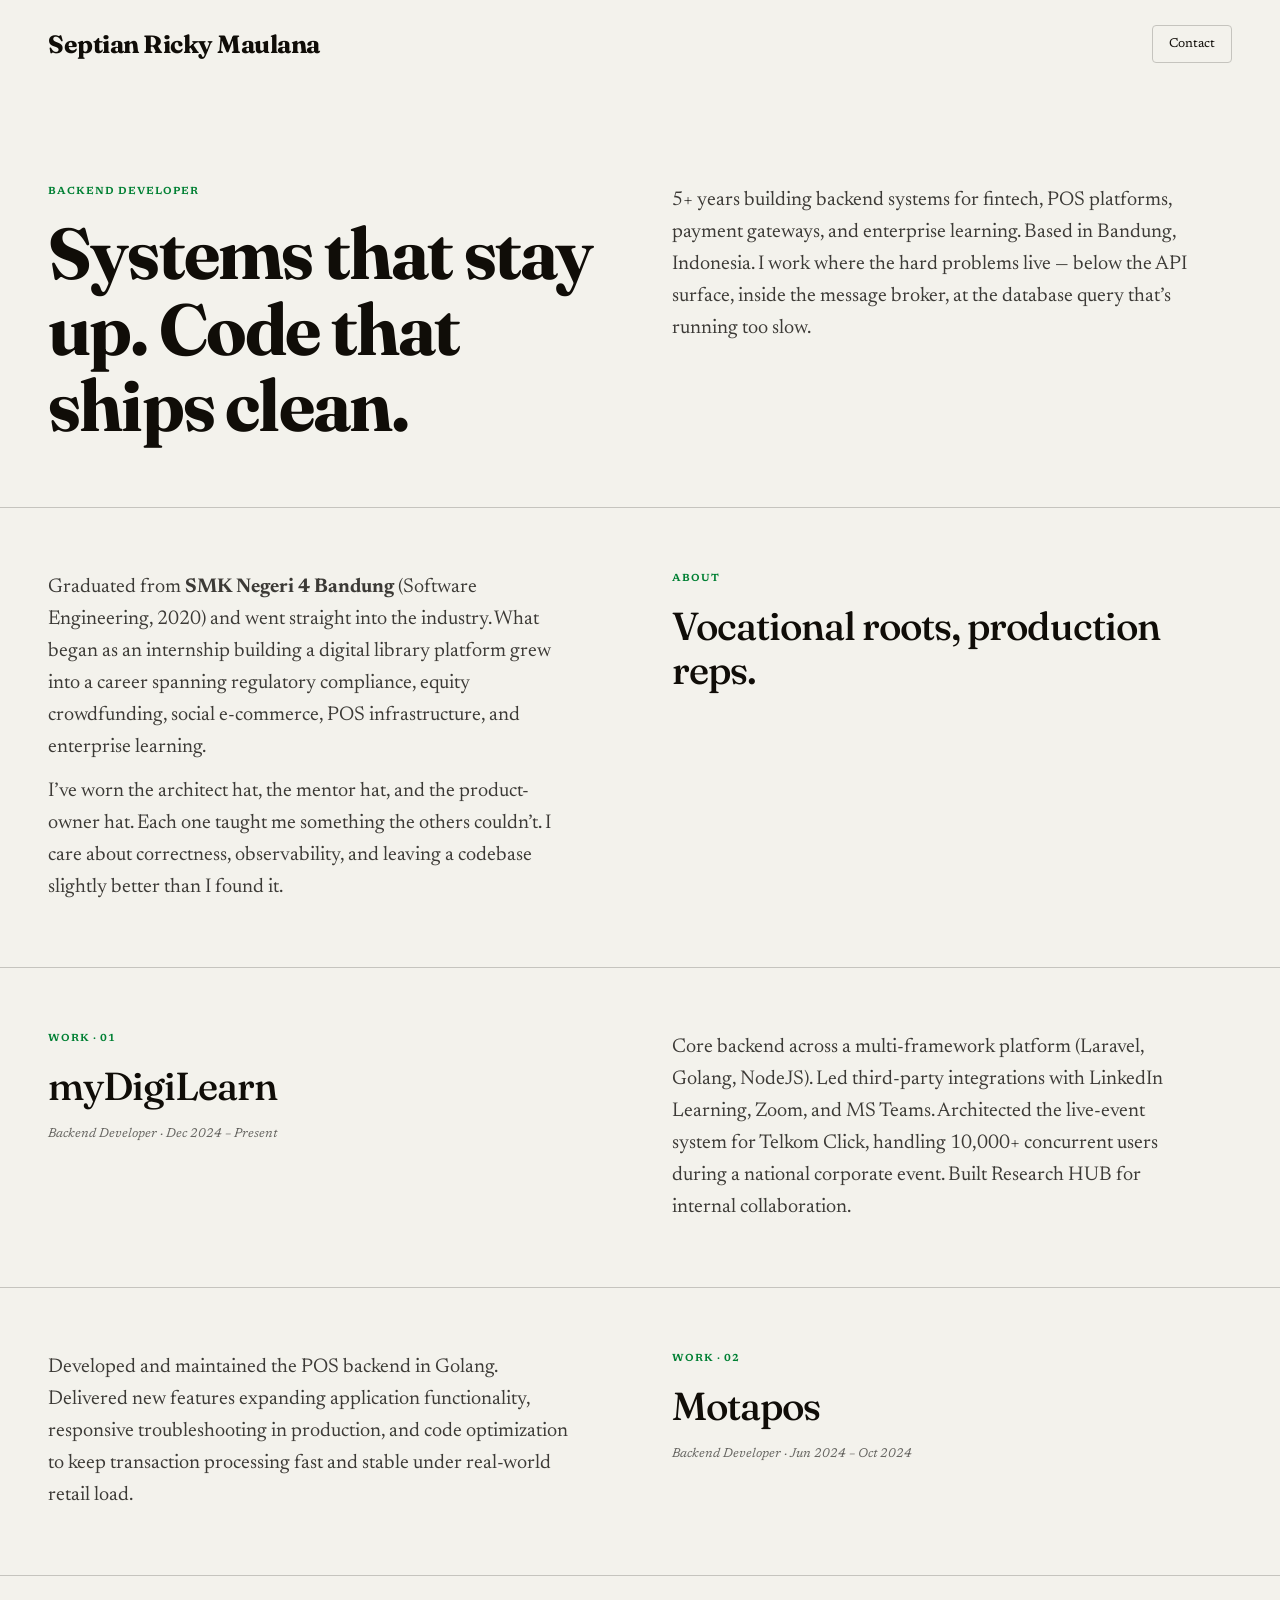
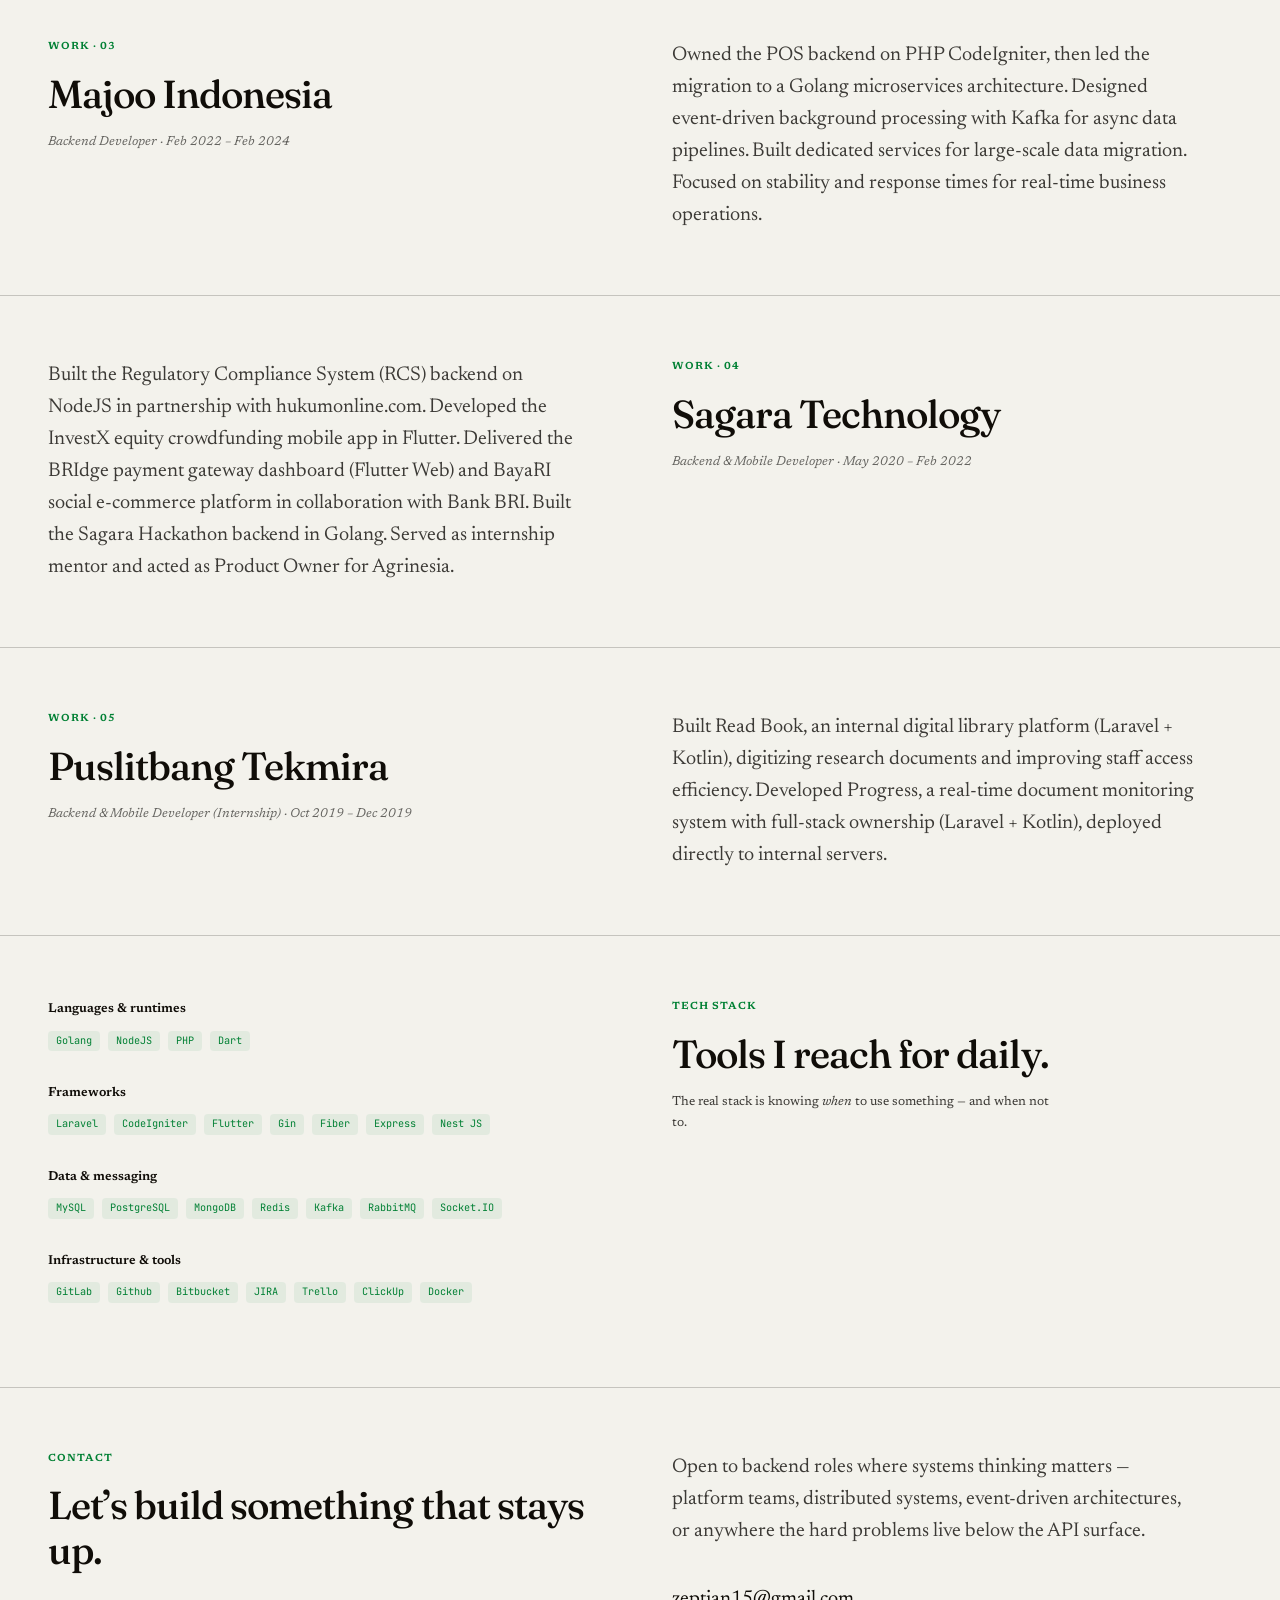
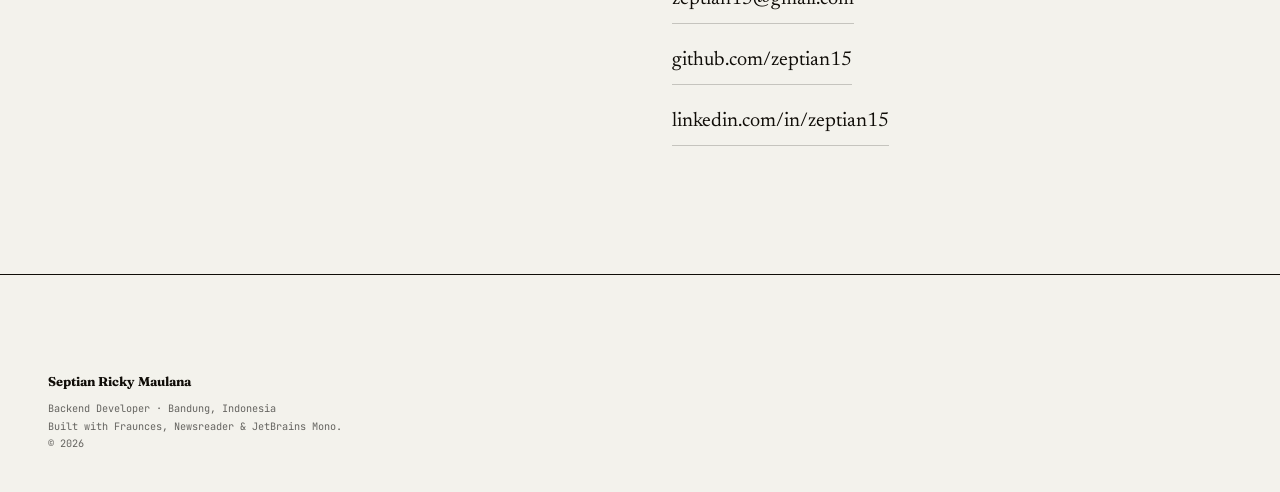
<file: index.html>
<!doctype html>
<html lang="en">
  <head>
    <meta charset="UTF-8" />
    <meta
      name="viewport"
      content="width=device-width, initial-scale=1, viewport-fit=cover"
    />
    <title>Septian Ricky Maulana · Backend Developer</title>
    <link rel="preconnect" href="https://fonts.googleapis.com" />
    <link rel="preconnect" href="https://fonts.gstatic.com" crossorigin />
    <link
      href="https://fonts.googleapis.com/css2?family=Fraunces:opsz,wght@9..144,500;9..144,700&family=Newsreader:opsz,wght@6..72,400&family=JetBrains+Mono:wght@400&display=swap"
      rel="stylesheet"
    />
    <style>
      /* Hallmark · pre-emit critique: P5 H4 E5 S5 R4 V5 */
      /* Hallmark · macrostructure: Split Studio · tone: editorial · anchor hue: 150 (forest green) */
      /* Hallmark · genre: editorial · theme: Studio · enrichment: none · nav: N9 · footer: Ft4 */
      /* Hallmark · contrast: pass (40–41) · honest: pass (46) · chrome: pass (47) · tokens: pass (48) · responsive: pass (49) · mobile: pass (34, 49, 50–57) */
      /* Data source: cv.pdf · populated 2026-07-18 */
      /* Diversification: differs from Long Document+Cobalt on macrostructure, display style, accent hue, nav, footer */

      /* ── Tokens ── */
      :root {
        /* Color — Studio (editorial, forest-green accent) */
        --color-paper: oklch(96% 0.008 95);
        --color-paper-2: oklch(92% 0.01 95);
        --color-rule: oklch(82% 0.008 95);
        --color-neutral: oklch(50% 0.006 90);
        --color-muted: oklch(35% 0.008 85);
        --color-ink: oklch(16% 0.012 80);
        --color-accent: oklch(52% 0.155 150);
        --color-accent-soft: oklch(52% 0.155 150 / 0.07);
        --color-focus: oklch(58% 0.155 150);

        /* Typography */
        --font-display: "Fraunces", ui-serif, Georgia, serif;
        --font-body: "Newsreader", ui-serif, Georgia, serif;
        --font-outlier: "JetBrains Mono", ui-monospace, monospace;

        /* Scale — major third (1.25) */
        --text-xs: 0.64rem;
        --text-sm: 0.8rem;
        --text-base: 1rem;
        --text-md: 1.25rem;
        --text-lg: 1.5625rem;
        --text-xl: 1.9531rem;
        --text-2xl: 2.4414rem;
        --text-3xl: 3.0518rem;
        --text-display: clamp(2.5rem, 5vw + 0.5rem, 4.5rem);

        /* Spacing — 4pt scale */
        --space-3xs: 0.125rem;
        --space-2xs: 0.25rem;
        --space-xs: 0.5rem;
        --space-sm: 0.75rem;
        --space-md: 1rem;
        --space-lg: 1.5rem;
        --space-xl: 2.5rem;
        --space-2xl: 4rem;
        --space-3xl: 6rem;

        /* Radii */
        --radius-sm: 4px;
        --radius-md: 6px;
        --radius-pill: 999px;

        /* Rules */
        --rule-hair: 0.5px;
        --rule-thin: 1px;

        /* Easings */
        --ease-out: cubic-bezier(0.16, 1, 0.3, 1);
        --ease-in: cubic-bezier(0.7, 0, 0.84, 0);
        --ease-in-out: cubic-bezier(0.65, 0, 0.35, 1);

        /* Durations */
        --dur-micro: 120ms;
        --dur-short: 220ms;
        --dur-long: 420ms;

        /* Page gutter */
        --page-gutter: clamp(1.5rem, 4vw, 3rem);
      }

      /* ── Reset ── */
      *,
      *::before,
      *::after {
        box-sizing: border-box;
        margin: 0;
        padding: 0;
      }
      html {
        overflow-x: clip;
      }
      body {
        overflow-x: clip;
      }

      /* ── Base ── */
      body {
        font-family: var(--font-body);
        font-size: var(--text-base);
        line-height: 1.6;
        color: var(--color-ink);
        background: var(--color-paper);
        -webkit-font-smoothing: antialiased;
        -moz-osx-font-smoothing: grayscale;
      }

      /* ── N9 Edge-aligned minimal nav ── */
      .nav-edge {
        display: flex;
        justify-content: space-between;
        align-items: center;
        padding: var(--space-lg) var(--page-gutter);
        position: sticky;
        top: 0;
        z-index: 100;
        background: var(--color-paper);
      }
      .nav-edge__wordmark {
        font-family: var(--font-display);
        font-weight: 700;
        font-size: var(--text-lg);
        letter-spacing: -0.02em;
        color: var(--color-ink);
        text-decoration: none;
      }
      .nav-edge__cta {
        font-family: var(--font-body);
        font-size: var(--text-sm);
        color: var(--color-ink);
        text-decoration: none;
        padding: var(--space-xs) var(--space-md);
        border: var(--rule-thin) solid var(--color-rule);
        border-radius: var(--radius-sm);
        white-space: nowrap;
        transition:
          background-color var(--dur-micro) var(--ease-out),
          color var(--dur-micro) var(--ease-out);
      }
      .nav-edge__cta:hover {
        background: var(--color-ink);
        color: var(--color-paper);
      }
      .nav-edge__cta:active {
        transform: translateY(1px);
      }
      .nav-edge__cta:focus-visible {
        outline: 2px solid var(--color-focus);
        outline-offset: 3px;
      }

      /* ── Split Studio — diptych rows ── */
      .split {
        position: relative;
        display: grid;
        grid-template-columns: 1fr 1fr;
        gap: var(--space-2xl);
        padding: var(--space-2xl) var(--page-gutter);
        align-items: start;
        opacity: 0;
        transform: translateY(16px);
        transition:
          opacity var(--dur-long) var(--ease-out),
          transform var(--dur-long) var(--ease-out);
      }
      .split::before {
        content: "";
        position: absolute;
        top: 0;
        left: 0;
        right: 0;
        height: var(--rule-hair);
        background: var(--color-rule);
        transform: scaleX(0);
        transform-origin: left;
        transition: transform var(--dur-long) var(--ease-out);
      }
      .split.is-visible {
        opacity: 1;
        transform: translateY(0);
      }
      .split.is-visible::before {
        transform: scaleX(1);
      }
      .split:first-of-type {
        padding-block-start: var(--space-3xl);
      }
      .split:first-of-type::before {
        display: none;
      }

      .split__text {
        display: flex;
        flex-direction: column;
        gap: var(--space-md);
      }
      .split__aside {
        display: flex;
        flex-direction: column;
        gap: var(--space-sm);
      }

      /* Alternating direction — even rows swap sides */
      .split:nth-child(even) .split__text {
        order: 1;
      }
      .split:nth-child(even) .split__aside {
        order: 0;
      }

      /* ── Split content styling ── */
      .split__label {
        font-family: var(--font-body);
        font-weight: 600;
        font-size: var(--text-xs);
        color: var(--color-accent);
        text-transform: uppercase;
        letter-spacing: 0.1em;
      }

      .split__heading {
        font-family: var(--font-display);
        font-weight: 500;
        font-size: var(--text-2xl);
        letter-spacing: -0.025em;
        line-height: 1.15;
        color: var(--color-ink);
        overflow-wrap: anywhere;
        min-width: 0;
      }

      .split__heading--xl {
        font-size: var(--text-display);
        font-weight: 700;
        line-height: 1.05;
      }

      .split__body {
        font-size: var(--text-md);
        color: var(--color-muted);
        max-width: 48ch;
        line-height: 1.6;
      }

      .split__meta {
        font-family: var(--font-body);
        font-style: italic;
        font-size: var(--text-sm);
        color: var(--color-neutral);
      }

      /* ── Tech tags ── */
      .tech-tag {
        display: inline-block;
        font-family: var(--font-outlier);
        font-size: var(--text-xs);
        color: var(--color-accent);
        background: var(--color-accent-soft);
        padding: var(--space-3xs) var(--space-xs);
        border-radius: var(--radius-sm);
        margin-inline-end: var(--space-2xs);
        margin-block-end: var(--space-2xs);
        white-space: nowrap;
        opacity: 0;
        transform: translateY(4px);
        transition:
          opacity var(--dur-short) var(--ease-out),
          transform var(--dur-short) var(--ease-out);
      }
      .split.is-visible .tech-tag {
        opacity: 1;
        transform: translateY(0);
      }
      .split.is-visible .tech-tag:hover {
        transform: translateY(-1px);
      }
      .tech-tag:nth-of-type(1) {
        transition-delay: 0ms;
      }
      .tech-tag:nth-of-type(2) {
        transition-delay: 30ms;
      }
      .tech-tag:nth-of-type(3) {
        transition-delay: 60ms;
      }
      .tech-tag:nth-of-type(4) {
        transition-delay: 90ms;
      }
      .tech-tag:nth-of-type(5) {
        transition-delay: 120ms;
      }
      .tech-tag:nth-of-type(6) {
        transition-delay: 150ms;
      }
      .tech-tag:nth-of-type(7) {
        transition-delay: 180ms;
      }
      .tech-group {
        margin-block-end: var(--space-md);
      }
      .tech-group__label {
        font-family: var(--font-body);
        font-weight: 600;
        font-size: var(--text-sm);
        color: var(--color-ink);
        margin-block-end: var(--space-xs);
      }

      /* ── Contact links ── */
      .contact-list {
        list-style: none;
        display: flex;
        flex-direction: column;
        gap: var(--space-sm);
        margin-block-start: var(--space-md);
      }
      .contact-list a {
        position: relative;
        display: inline-flex;
        align-items: center;
        gap: var(--space-xs);
        font-family: var(--font-body);
        font-size: var(--text-md);
        color: var(--color-ink);
        text-decoration: none;
        padding: var(--space-xs) 0;
        border-bottom: var(--rule-hair) solid var(--color-rule);
        transition:
          border-color var(--dur-micro) var(--ease-out),
          color var(--dur-micro) var(--ease-out);
        white-space: nowrap;
      }
      .contact-list a::after {
        content: "";
        position: absolute;
        left: 0;
        bottom: -1px;
        width: 100%;
        height: var(--rule-thin);
        background: var(--color-accent);
        transform: scaleX(0);
        transform-origin: left;
        transition: transform var(--dur-short) var(--ease-out);
      }
      .contact-list a:hover {
        color: var(--color-accent);
        border-color: var(--color-accent);
      }
      .contact-list a:hover::after {
        transform: scaleX(1);
      }
      .contact-list a:focus-visible {
        outline: 2px solid var(--color-focus);
        outline-offset: 3px;
      }

      /* ── Ft4 Dense colophon footer ── */
      .foot-dense {
        padding: var(--space-3xl) var(--page-gutter) var(--space-xl);
        border-top: var(--rule-thin) solid var(--color-ink);
        margin-block-start: var(--space-2xl);
      }
      .foot-dense__text {
        font-family: var(--font-outlier);
        font-size: var(--text-xs);
        color: var(--color-neutral);
        line-height: 1.7;
        max-width: 72ch;
      }
      .foot-dense__text strong {
        font-family: var(--font-display);
        font-weight: 700;
        font-size: var(--text-sm);
        color: var(--color-ink);
        display: block;
        margin-block-end: var(--space-xs);
      }

      /* ── Motion — hero stagger ── */
      .split:first-of-type .split__label,
      .split:first-of-type .split__heading,
      .split:first-of-type .split__aside {
        opacity: 0;
        transform: translateY(12px);
        transition:
          opacity var(--dur-long) var(--ease-out),
          transform var(--dur-long) var(--ease-out);
      }
      .split:first-of-type.is-visible .split__label {
        transition-delay: 0ms;
      }
      .split:first-of-type.is-visible .split__heading {
        transition-delay: 90ms;
      }
      .split:first-of-type.is-visible .split__aside {
        transition-delay: 180ms;
      }
      .split:first-of-type.is-visible .split__label,
      .split:first-of-type.is-visible .split__heading,
      .split:first-of-type.is-visible .split__aside {
        opacity: 1;
        transform: translateY(0);
      }

      /* ── Reduced motion ── */
      @media (prefers-reduced-motion: reduce) {
        *,
        *::before,
        *::after {
          animation-duration: 0.01ms !important;
          animation-iteration-count: 1 !important;
          transition-duration: 0.01ms !important;
        }
        .split,
        .split::before,
        .split__label,
        .split__heading,
        .split__aside,
        .tech-tag {
          opacity: 1 !important;
          transform: none !important;
        }
      }

      /* ── Mobile — Split Studio collapse ── */
      @media (max-width: 60rem) {
        .split {
          grid-template-columns: 1fr;
          gap: var(--space-xl);
          padding: var(--space-xl) var(--page-gutter);
        }
        .split:nth-child(even) .split__text,
        .split:nth-child(even) .split__aside {
          order: 0;
        }
        .split__heading--xl {
          font-size: clamp(2rem, 6vw, 3rem);
        }
        .split__body {
          font-size: var(--text-base);
        }
      }
      @media (max-width: 40rem) {
        .nav-edge {
          padding: var(--space-md) var(--page-gutter);
        }
        .nav-edge__wordmark {
          font-size: var(--text-md);
        }
        .split {
          padding: var(--space-lg) var(--page-gutter);
          gap: var(--space-lg);
        }
        .split:first-of-type {
          padding-block-start: var(--space-2xl);
        }
        .split__heading {
          font-size: var(--text-xl);
        }
        .split__heading--xl {
          font-size: clamp(1.75rem, 6vw, 2.5rem);
        }
      }
    </style>
    <noscript>
      <style>
        .split,
        .split::before,
        .split__label,
        .split__heading,
        .split__aside,
        .tech-tag {
          opacity: 1 !important;
          transform: none !important;
        }
      </style>
    </noscript>
  </head>
  <body>
    <header class="nav-edge">
      <a href="#" class="nav-edge__wordmark">Septian Ricky Maulana</a>
      <a href="#contact" class="nav-edge__cta">Contact</a>
    </header>

    <main>
      <!-- Hero split -->
      <section class="split">
        <div class="split__text">
          <span class="split__label">Backend Developer</span>
          <h1 class="split__heading split__heading--xl">
            Systems that stay up. Code that ships clean.
          </h1>
        </div>
        <div class="split__aside">
          <p class="split__body">
            5+ years building backend systems for fintech, POS platforms,
            payment gateways, and enterprise learning. Based in Bandung,
            Indonesia. I work where the hard problems
            live&thinsp;&mdash;&thinsp;below the API surface, inside the message
            broker, at the database query that&rsquo;s running too slow.
          </p>
        </div>
      </section>

      <!-- About split -->
      <section class="split">
        <div class="split__text">
          <span class="split__label">About</span>
          <h2 class="split__heading">Vocational roots, production reps.</h2>
        </div>
        <div class="split__aside">
          <p class="split__body">
            Graduated from <strong>SMK Negeri 4 Bandung</strong> (Software
            Engineering, 2020) and went straight into the industry. What began
            as an internship building a digital library platform grew into a
            career spanning regulatory compliance, equity crowdfunding, social
            e-commerce, POS infrastructure, and enterprise learning.
          </p>
          <p class="split__body">
            I&rsquo;ve worn the architect hat, the mentor hat, and the
            product-owner hat. Each one taught me something the others
            couldn&rsquo;t. I care about correctness, observability, and leaving
            a codebase slightly better than I found it.
          </p>
        </div>
      </section>

      <!-- Work 01 — myDigiLearn -->
      <section class="split">
        <div class="split__text">
          <span class="split__label">Work · 01</span>
          <h2 class="split__heading">myDigiLearn</h2>
          <span class="split__meta"
            >Backend Developer · Dec 2024&thinsp;&ndash;&thinsp;Present</span
          >
        </div>
        <div class="split__aside">
          <p class="split__body">
            Core backend across a multi-framework platform (Laravel, Golang,
            NodeJS). Led third-party integrations with LinkedIn Learning, Zoom,
            and MS Teams. Architected the live-event system for Telkom Click,
            handling 10,000+ concurrent users during a national corporate event.
            Built Research HUB for internal collaboration.
          </p>
        </div>
      </section>

      <!-- Work 02 — Motapos -->
      <section class="split">
        <div class="split__text">
          <span class="split__label">Work · 02</span>
          <h2 class="split__heading">Motapos</h2>
          <span class="split__meta"
            >Backend Developer · Jun 2024&thinsp;&ndash;&thinsp;Oct 2024</span
          >
        </div>
        <div class="split__aside">
          <p class="split__body">
            Developed and maintained the POS backend in Golang. Delivered new
            features expanding application functionality, responsive
            troubleshooting in production, and code optimization to keep
            transaction processing fast and stable under real-world retail load.
          </p>
        </div>
      </section>

      <!-- Work 03 — Majoo Indonesia -->
      <section class="split">
        <div class="split__text">
          <span class="split__label">Work · 03</span>
          <h2 class="split__heading">Majoo Indonesia</h2>
          <span class="split__meta"
            >Backend Developer · Feb 2022&thinsp;&ndash;&thinsp;Feb 2024</span
          >
        </div>
        <div class="split__aside">
          <p class="split__body">
            Owned the POS backend on PHP CodeIgniter, then led the migration to
            a Golang microservices architecture. Designed event-driven
            background processing with Kafka for async data pipelines. Built
            dedicated services for large-scale data migration. Focused on
            stability and response times for real-time business operations.
          </p>
        </div>
      </section>

      <!-- Work 04 — Sagara Technology -->
      <section class="split">
        <div class="split__text">
          <span class="split__label">Work · 04</span>
          <h2 class="split__heading">Sagara Technology</h2>
          <span class="split__meta"
            >Backend &amp; Mobile Developer · May 2020&thinsp;&ndash;&thinsp;Feb
            2022</span
          >
        </div>
        <div class="split__aside">
          <p class="split__body">
            Built the Regulatory Compliance System (RCS) backend on NodeJS in
            partnership with hukumonline.com. Developed the InvestX equity
            crowdfunding mobile app in Flutter. Delivered the BRIdge payment
            gateway dashboard (Flutter Web) and BayaRI social e-commerce
            platform in collaboration with Bank BRI. Built the Sagara Hackathon
            backend in Golang. Served as internship mentor and acted as Product
            Owner for Agrinesia.
          </p>
        </div>
      </section>

      <!-- Work 05 — Puslitbang Tekmira -->
      <section class="split">
        <div class="split__text">
          <span class="split__label">Work · 05</span>
          <h2 class="split__heading">Puslitbang Tekmira</h2>
          <span class="split__meta"
            >Backend &amp; Mobile Developer (Internship) · Oct
            2019&thinsp;&ndash;&thinsp;Dec 2019</span
          >
        </div>
        <div class="split__aside">
          <p class="split__body">
            Built Read Book, an internal digital library platform (Laravel +
            Kotlin), digitizing research documents and improving staff access
            efficiency. Developed Progress, a real-time document monitoring
            system with full-stack ownership (Laravel + Kotlin), deployed
            directly to internal servers.
          </p>
        </div>
      </section>

      <!-- Tech stack split -->
      <section class="split">
        <div class="split__text">
          <span class="split__label">Tech stack</span>
          <h2 class="split__heading">Tools I reach for daily.</h2>
          <p class="split__body" style="font-size: var(--text-sm)">
            The real stack is knowing <em>when</em> to use
            something&thinsp;&mdash;&thinsp;and when not to.
          </p>
        </div>
        <div class="split__aside">
          <div class="tech-group">
            <p class="tech-group__label">Languages &amp; runtimes</p>
            <span class="tech-tag">Golang</span>
            <span class="tech-tag">NodeJS</span>
            <span class="tech-tag">PHP</span>
            <span class="tech-tag">Dart</span>
          </div>
          <div class="tech-group">
            <p class="tech-group__label">Frameworks</p>
            <span class="tech-tag">Laravel</span>
            <span class="tech-tag">CodeIgniter</span>
            <span class="tech-tag">Flutter</span>
            <span class="tech-tag">Gin</span>
            <span class="tech-tag">Fiber</span>
            <span class="tech-tag">Express</span>
            <span class="tech-tag">Nest JS</span>
          </div>
          <div class="tech-group">
            <p class="tech-group__label">Data &amp; messaging</p>
            <span class="tech-tag">MySQL</span>
            <span class="tech-tag">PostgreSQL</span>
            <span class="tech-tag">MongoDB</span>
            <span class="tech-tag">Redis</span>
            <span class="tech-tag">Kafka</span>
            <span class="tech-tag">RabbitMQ</span>
            <span class="tech-tag">Socket.IO</span>
          </div>
          <div class="tech-group">
            <p class="tech-group__label">Infrastructure &amp; tools</p>
            <span class="tech-tag">GitLab</span>
            <span class="tech-tag">Github</span>
            <span class="tech-tag">Bitbucket</span>
            <span class="tech-tag">JIRA</span>
            <span class="tech-tag">Trello</span>
            <span class="tech-tag">ClickUp</span>
            <span class="tech-tag">Docker</span>
          </div>
        </div>
      </section>

      <!-- Contact split -->
      <section class="split" id="contact">
        <div class="split__text">
          <span class="split__label">Contact</span>
          <h2 class="split__heading">
            Let&rsquo;s build something that stays up.
          </h2>
        </div>
        <div class="split__aside">
          <p class="split__body">
            Open to backend roles where systems thinking
            matters&thinsp;&mdash;&thinsp;platform teams, distributed systems,
            event-driven architectures, or anywhere the hard problems live below
            the API surface.
          </p>
          <ul class="contact-list">
            <li>
              <a href="mailto:zeptian15@gmail.com">zeptian15@gmail.com</a>
            </li>
            <li>
              <a href="https://github.com/zeptian15" rel="noopener"
                >github.com/zeptian15</a
              >
            </li>
            <li>
              <a href="https://linkedin.com/in/zeptian15" rel="noopener"
                >linkedin.com/in/zeptian15</a
              >
            </li>
          </ul>
        </div>
      </section>
    </main>

    <footer class="foot-dense">
      <p class="foot-dense__text">
        <strong>Septian Ricky Maulana</strong>
        Backend Developer · Bandung, Indonesia<br />
        Built with Fraunces, Newsreader &amp; JetBrains Mono.<br />
        &copy; 2026
      </p>
    </footer>

    <script>
      (function () {
        var sections = document.querySelectorAll(".split");
        var reduceMotion = window.matchMedia(
          "(prefers-reduced-motion: reduce)",
        ).matches;

        if (reduceMotion || !("IntersectionObserver" in window)) {
          sections.forEach(function (el) {
            el.classList.add("is-visible");
          });
          return;
        }

        var observer = new IntersectionObserver(
          function (entries) {
            entries.forEach(function (entry) {
              if (entry.isIntersecting) {
                entry.target.classList.add("is-visible");
                observer.unobserve(entry.target);
              }
            });
          },
          { threshold: 0.15, rootMargin: "0px 0px -10% 0px" },
        );

        sections.forEach(function (el) {
          observer.observe(el);
        });
      })();
    </script>
  </body>
</html>
</file>
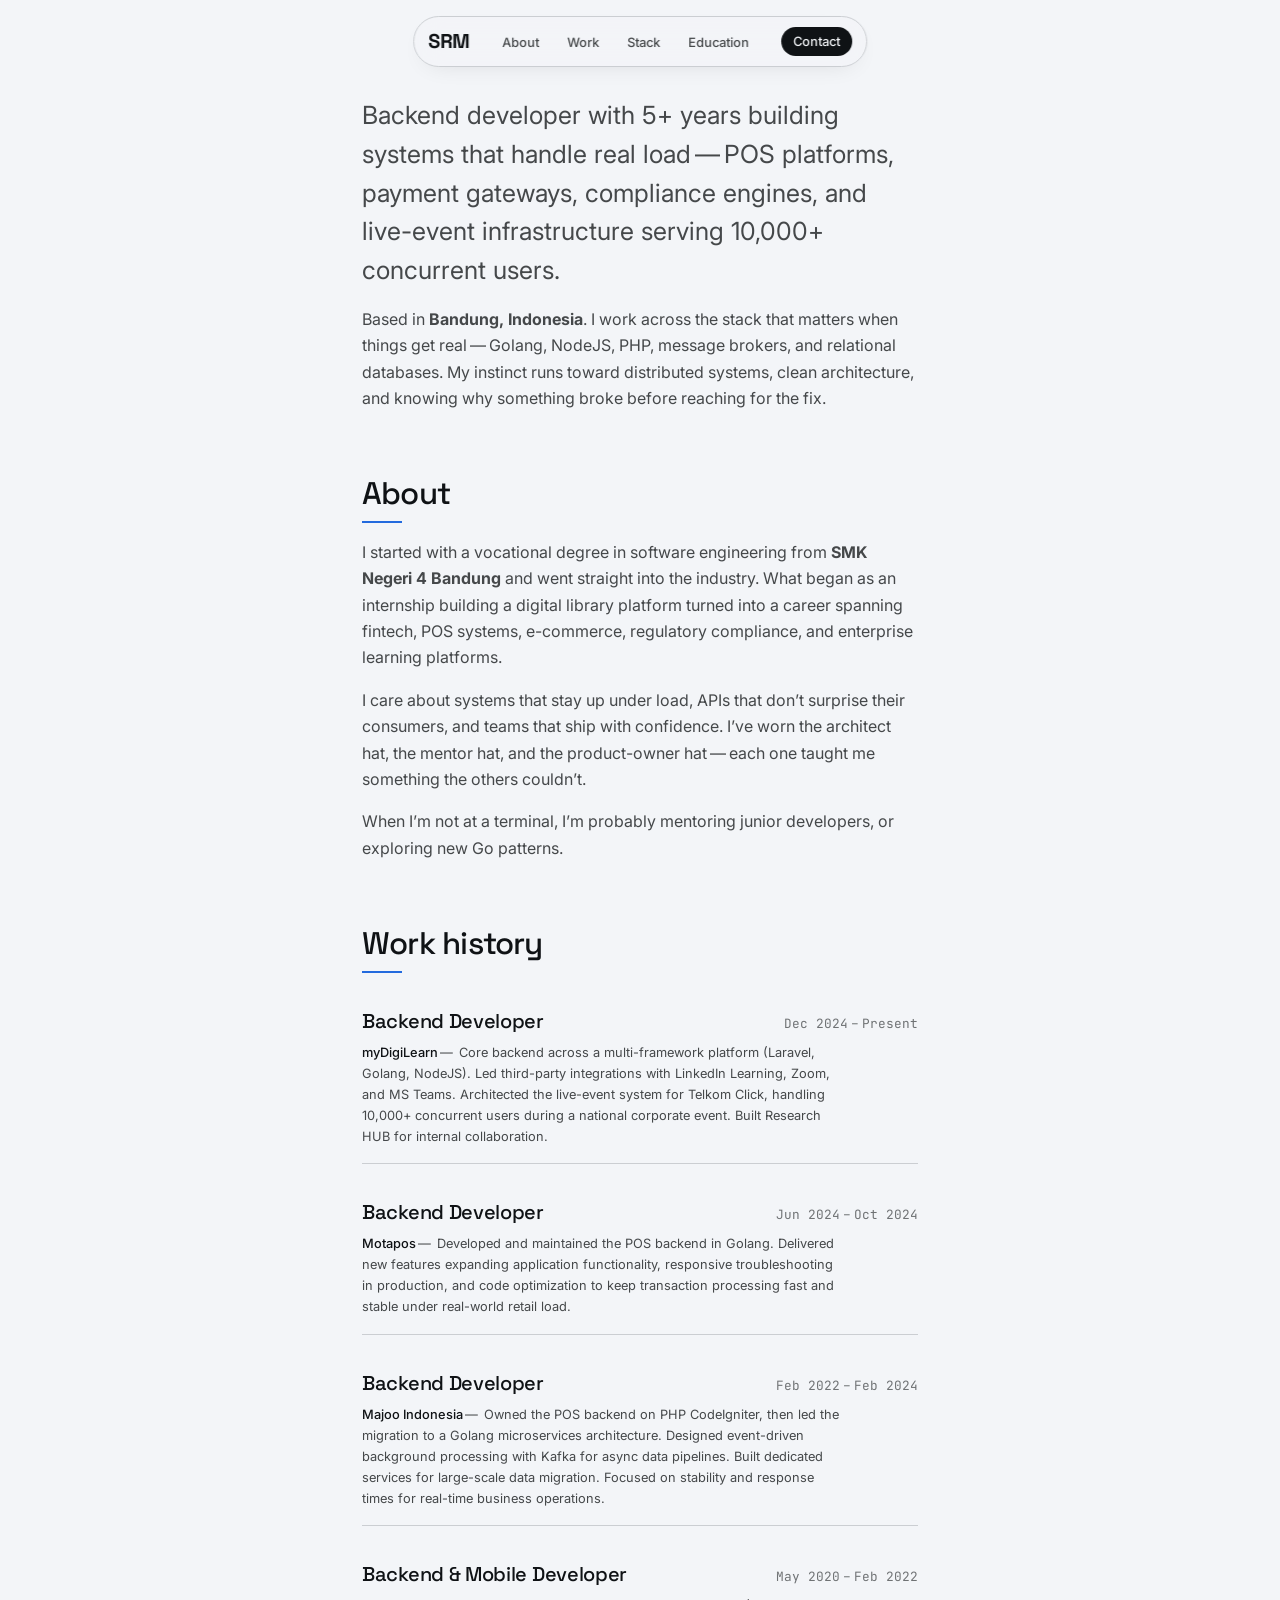
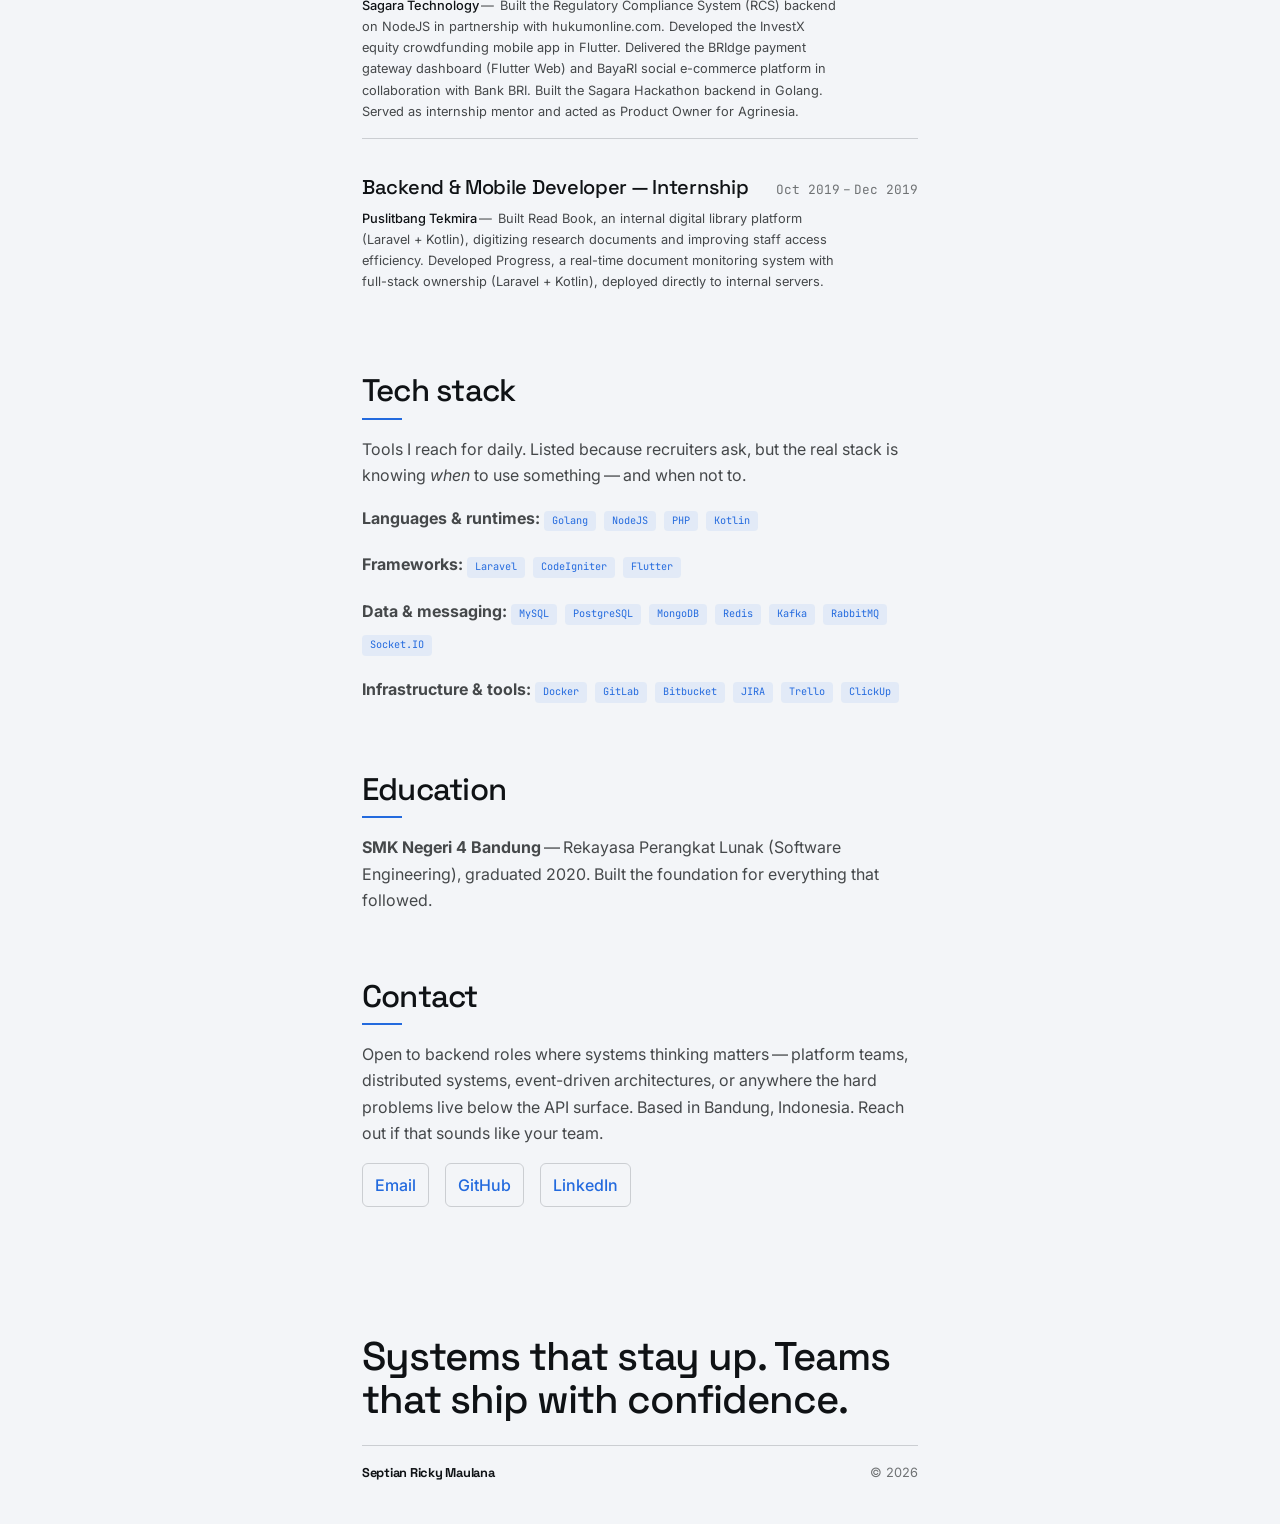
<file: old_index.html>
<!doctype html>
<html lang="en">
  <head>
    <meta charset="UTF-8" />
    <meta
      name="viewport"
      content="width=device-width, initial-scale=1, viewport-fit=cover"
    />
    <title>Septian Ricky Maulana · Backend Developer</title>
    <link rel="preconnect" href="https://fonts.googleapis.com" />
    <link rel="preconnect" href="https://fonts.gstatic.com" crossorigin />
    <link
      href="https://fonts.googleapis.com/css2?family=Inter:opsz,wght@14..32,400;14..32,500&family=JetBrains+Mono:wght@400&family=Space+Grotesk:wght@500;700&display=swap"
      rel="stylesheet"
    />
    <style>
      /* Hallmark · pre-emit critique: P4 H4 E5 S4 R5 V5 */
      /* Hallmark · macrostructure: Long Document · tone: technical · anchor hue: 255 (cobalt) */
      /* Hallmark · genre: modern-minimal · theme: Cobalt · enrichment: none · nav: N5 · footer: Ft5 */
      /* Hallmark · contrast: pass (40–41) · honest: pass (46) · chrome: pass (47) · tokens: pass (48) · responsive: pass (49) · mobile: pass (34, 49, 50–57) */
      /* Data source: cv.pdf · populated 2026-07-18 */

      /* ── Tokens ── */
      :root {
        /* Color — Cobalt (cool dev-tool register) */
        --color-paper: oklch(97% 0.004 252);
        --color-paper-2: oklch(93% 0.005 250);
        --color-rule: oklch(85% 0.006 252);
        --color-neutral: oklch(55% 0.005 250);
        --color-muted: oklch(40% 0.005 245);
        --color-ink: oklch(18% 0.008 255);
        --color-accent: oklch(55% 0.19 260);
        --color-accent-soft: oklch(55% 0.19 260 / 0.08);
        --color-focus: oklch(60% 0.18 255);
        --shadow-pill: 0 8px 24px -12px oklch(0% 0 0 / 0.12);

        /* Typography */
        --font-display: "Space Grotesk", ui-sans-serif, system-ui, sans-serif;
        --font-body: "Inter", ui-sans-serif, system-ui, sans-serif;
        --font-outlier: "JetBrains Mono", ui-monospace, monospace;

        /* Scale — major third (1.25) */
        --text-xs: 0.64rem;
        --text-sm: 0.8rem;
        --text-base: 1rem;
        --text-md: 1.25rem;
        --text-lg: 1.5625rem;
        --text-xl: 1.9531rem;
        --text-2xl: 2.4414rem;
        --text-3xl: 3.0518rem;
        --text-display: clamp(2rem, 4vw + 0.5rem, 3.5rem);

        /* Spacing — 4pt scale */
        --space-3xs: 0.125rem;
        --space-2xs: 0.25rem;
        --space-xs: 0.5rem;
        --space-sm: 0.75rem;
        --space-md: 1rem;
        --space-lg: 1.5rem;
        --space-xl: 2.5rem;
        --space-2xl: 4rem;
        --space-3xl: 6rem;

        /* Radii */
        --radius-sm: 4px;
        --radius-md: 6px;
        --radius-pill: 999px;

        /* Rules */
        --rule-hair: 0.5px;

        /* Easings */
        --ease-out: cubic-bezier(0.16, 1, 0.3, 1);
        --ease-in: cubic-bezier(0.7, 0, 0.84, 0);
        --ease-in-out: cubic-bezier(0.65, 0, 0.35, 1);

        /* Durations */
        --dur-micro: 120ms;
        --dur-short: 220ms;

        /* Z-index */
        --z-sticky: 200;

        /* Page gutter */
        --page-gutter: clamp(1rem, 4vw, 2rem);
      }

      /* ── Reset ── */
      *,
      *::before,
      *::after {
        box-sizing: border-box;
        margin: 0;
        padding: 0;
      }
      html {
        overflow-x: clip;
      }
      body {
        overflow-x: clip;
      }

      /* ── Base ── */
      body {
        font-family: var(--font-body);
        font-size: var(--text-base);
        line-height: 1.65;
        color: var(--color-ink);
        background: var(--color-paper);
        -webkit-font-smoothing: antialiased;
        -moz-osx-font-smoothing: grayscale;
      }

      /* ── N5 Floating pill nav ── */
      .nav-pill {
        position: fixed;
        inset: var(--space-md) auto auto 50%;
        transform: translateX(-50%);
        display: inline-flex;
        align-items: center;
        gap: var(--space-lg);
        padding: 0.5rem 0.875rem;
        background: color-mix(in oklch, var(--color-paper) 82%, transparent);
        backdrop-filter: blur(14px) saturate(120%);
        -webkit-backdrop-filter: blur(14px) saturate(120%);
        border: var(--rule-hair) solid var(--color-rule);
        border-radius: var(--radius-pill);
        box-shadow: var(--shadow-pill);
        z-index: var(--z-sticky);
      }
      .nav-pill__wordmark {
        font-family: var(--font-display);
        font-weight: 700;
        font-size: var(--text-md);
        letter-spacing: -0.025em;
        color: var(--color-ink);
        text-decoration: none;
      }
      .nav-pill__links {
        display: flex;
        gap: var(--space-sm);
        list-style: none;
      }
      .nav-pill__links a {
        font-family: var(--font-body);
        font-size: var(--text-sm);
        font-weight: 500;
        color: var(--color-muted);
        text-decoration: none;
        padding: var(--space-2xs) var(--space-xs);
        border-radius: var(--radius-sm);
        transition: color var(--dur-micro) var(--ease-out);
        white-space: nowrap;
      }
      .nav-pill__links a:hover,
      .nav-pill__links a:focus-visible {
        color: var(--color-ink);
      }
      .nav-pill__links a:focus-visible {
        outline: 2px solid var(--color-focus);
        outline-offset: 3px;
      }
      .nav-pill__cta {
        font-family: var(--font-body);
        font-size: var(--text-sm);
        font-weight: 500;
        color: var(--color-paper);
        background: var(--color-ink);
        padding: var(--space-2xs) var(--space-sm);
        border-radius: var(--radius-pill);
        text-decoration: none;
        white-space: nowrap;
        transition: background-color var(--dur-micro) var(--ease-out);
      }
      .nav-pill__cta:hover {
        background: var(--color-accent);
      }
      .nav-pill__cta:active {
        transform: translateY(1px);
      }
      .nav-pill__cta:focus-visible {
        outline: 2px solid var(--color-focus);
        outline-offset: 3px;
      }

      /* ── Prose (Long Document) ── */
      .prose {
        max-width: 62ch;
        margin: 0 auto;
        padding: var(--space-3xl) var(--page-gutter) var(--space-2xl);
      }
      .prose > * + * {
        margin-block-start: var(--space-md);
      }

      .prose .lede {
        font-size: var(--text-lg);
        line-height: 1.55;
        color: var(--color-muted);
        margin-block-start: 0;
      }

      .prose h2 {
        font-family: var(--font-display);
        font-weight: 500;
        font-size: var(--text-xl);
        letter-spacing: -0.025em;
        line-height: 1.2;
        color: var(--color-ink);
        margin-block-start: var(--space-2xl);
        margin-block-end: 0;
        overflow-wrap: anywhere;
        min-width: 0;
      }

      .prose h2::after {
        content: "";
        display: block;
        width: 2.5rem;
        height: 2px;
        background: var(--color-accent);
        margin-block-start: var(--space-xs);
      }

      .prose p {
        max-width: 60ch;
        color: var(--color-muted);
      }

      .prose a {
        color: var(--color-accent);
        text-decoration: none;
        font-weight: 500;
        transition: color var(--dur-micro) var(--ease-out);
      }
      .prose a:hover {
        color: var(--color-ink);
      }
      .prose a:focus-visible {
        outline: 2px solid var(--color-focus);
        outline-offset: 3px;
        border-radius: 2px;
      }

      /* ── Work history entry ── */
      .work-entry {
        padding-block: var(--space-md);
        border-bottom: var(--rule-hair) solid var(--color-rule);
      }
      .work-entry:last-of-type {
        border-bottom: none;
      }
      .work-entry__header {
        display: flex;
        justify-content: space-between;
        align-items: baseline;
        flex-wrap: wrap;
        gap: var(--space-xs);
        margin-block-end: var(--space-2xs);
      }
      .work-entry__role {
        font-family: var(--font-display);
        font-weight: 500;
        font-size: var(--text-md);
        letter-spacing: -0.015em;
        color: var(--color-ink);
      }
      .work-entry__when {
        font-family: var(--font-outlier);
        font-size: var(--text-sm);
        color: var(--color-neutral);
      }
      .work-entry__company {
        font-weight: 500;
        color: var(--color-ink);
      }
      .work-entry__desc {
        font-size: var(--text-sm);
        color: var(--color-neutral);
        max-width: 55ch;
      }

      /* ── Tech stack inline labels ── */
      .tech-tag {
        display: inline-block;
        font-family: var(--font-outlier);
        font-size: var(--text-xs);
        color: var(--color-accent);
        background: var(--color-accent-soft);
        padding: var(--space-3xs) var(--space-xs);
        border-radius: var(--radius-sm);
        margin-inline-end: var(--space-2xs);
        margin-block-end: var(--space-2xs);
        white-space: nowrap;
      }

      /* ── Contact links ── */
      .contact-list {
        list-style: none;
        display: flex;
        flex-wrap: wrap;
        gap: var(--space-md);
        margin-block-start: var(--space-md);
      }
      .contact-list a {
        display: inline-flex;
        align-items: center;
        gap: var(--space-2xs);
        font-family: var(--font-body);
        font-size: var(--text-base);
        color: var(--color-accent);
        text-decoration: none;
        font-weight: 500;
        padding: var(--space-xs) var(--space-sm);
        border: var(--rule-hair) solid var(--color-rule);
        border-radius: var(--radius-md);
        transition:
          background-color var(--dur-micro) var(--ease-out),
          border-color var(--dur-micro) var(--ease-out);
        white-space: nowrap;
      }
      .contact-list a:hover {
        background: var(--color-ink);
        color: var(--color-paper);
        border-color: var(--color-ink);
      }
      .contact-list a:focus-visible {
        outline: 2px solid var(--color-focus);
        outline-offset: 3px;
      }

      /* ── Ft5 Statement footer ── */
      .foot-stmt {
        max-width: 62ch;
        margin: 0 auto;
        padding: var(--space-2xl) var(--page-gutter) var(--space-xl);
      }
      .foot-stmt__line {
        font-family: var(--font-display);
        font-weight: 500;
        font-size: clamp(1.5rem, 4vw, 2.5rem);
        line-height: 1.08;
        letter-spacing: -0.025em;
        max-width: 28ch;
        color: var(--color-ink);
      }
      .foot-stmt__meta {
        display: flex;
        justify-content: space-between;
        align-items: baseline;
        flex-wrap: wrap;
        gap: var(--space-sm);
        padding-block-start: var(--space-md);
        margin-block-start: var(--space-lg);
        border-top: var(--rule-hair) solid var(--color-rule);
        font-size: var(--text-sm);
        color: var(--color-neutral);
      }
      .foot-stmt__meta .wordmark {
        font-family: var(--font-display);
        font-weight: 700;
        letter-spacing: -0.02em;
        color: var(--color-ink);
      }

      /* ── Reduced motion ── */
      @media (prefers-reduced-motion: reduce) {
        *,
        *::before,
        *::after {
          animation-duration: 0.01ms !important;
          animation-iteration-count: 1 !important;
          transition-duration: 0.01ms !important;
        }
      }

      /* ── Mobile — N5 collapse ── */
      @media (max-width: 40rem) {
        .nav-pill {
          inset: var(--space-sm) auto auto 50%;
          padding: 0.5rem 0.75rem;
          gap: var(--space-sm);
        }
        .nav-pill__links {
          display: none;
        }
        .nav-pill__cta {
          font-size: var(--text-xs);
          padding: var(--space-2xs) var(--space-xs);
        }
        .work-entry__header {
          flex-direction: column;
        }
        .prose {
          padding-block-start: var(--space-2xl);
        }
        .prose h2 {
          font-size: var(--text-lg);
        }
        .prose .lede {
          font-size: var(--text-md);
        }
      }
    </style>
  </head>
  <body>
    <nav class="nav-pill" aria-label="Primary">
      <a href="#" class="nav-pill__wordmark">SRM</a>
      <ul class="nav-pill__links">
        <li><a href="#about">About</a></li>
        <li><a href="#work">Work</a></li>
        <li><a href="#stack">Stack</a></li>
        <li><a href="#education">Education</a></li>
      </ul>
      <a href="#contact" class="nav-pill__cta">Contact</a>
    </nav>

    <article class="prose">
      <p class="lede">
        Backend developer with 5+ years building systems that handle real
        load&thinsp;&mdash;&thinsp;POS platforms, payment gateways, compliance
        engines, and live-event infrastructure serving 10,000+ concurrent users.
      </p>

      <p>
        Based in <strong>Bandung, Indonesia</strong>. I work across the stack
        that matters when things get real&thinsp;&mdash;&thinsp;Golang, NodeJS,
        PHP, message brokers, and relational databases. My instinct runs toward
        distributed systems, clean architecture, and knowing why something broke
        before reaching for the fix.
      </p>

      <h2 id="about">About</h2>

      <p>
        I started with a vocational degree in software engineering from
        <strong>SMK Negeri 4 Bandung</strong> and went straight into the
        industry. What began as an internship building a digital library
        platform turned into a career spanning fintech, POS systems, e-commerce,
        regulatory compliance, and enterprise learning platforms.
      </p>

      <p>
        I care about systems that stay up under load, APIs that don&rsquo;t
        surprise their consumers, and teams that ship with confidence.
        I&rsquo;ve worn the architect hat, the mentor hat, and the product-owner
        hat&thinsp;&mdash;&thinsp;each one taught me something the others
        couldn&rsquo;t.
      </p>

      <p>
        When I&rsquo;m not at a terminal, I&rsquo;m probably mentoring junior
        developers, or exploring new Go patterns.
      </p>

      <h2 id="work">Work history</h2>

      <div class="work-entry">
        <div class="work-entry__header">
          <span class="work-entry__role">Backend Developer</span>
          <span class="work-entry__when"
            >Dec 2024&thinsp;&ndash;&thinsp;Present</span
          >
        </div>
        <p class="work-entry__desc">
          <span class="work-entry__company">myDigiLearn</span
          >&thinsp;&mdash;&thinsp; Core backend across a multi-framework
          platform (Laravel, Golang, NodeJS). Led third-party integrations with
          LinkedIn Learning, Zoom, and MS Teams. Architected the live-event
          system for Telkom Click, handling 10,000+ concurrent users during a
          national corporate event. Built Research HUB for internal
          collaboration.
        </p>
      </div>

      <div class="work-entry">
        <div class="work-entry__header">
          <span class="work-entry__role">Backend Developer</span>
          <span class="work-entry__when"
            >Jun 2024&thinsp;&ndash;&thinsp;Oct 2024</span
          >
        </div>
        <p class="work-entry__desc">
          <span class="work-entry__company">Motapos</span
          >&thinsp;&mdash;&thinsp; Developed and maintained the POS backend in
          Golang. Delivered new features expanding application functionality,
          responsive troubleshooting in production, and code optimization to
          keep transaction processing fast and stable under real-world retail
          load.
        </p>
      </div>

      <div class="work-entry">
        <div class="work-entry__header">
          <span class="work-entry__role">Backend Developer</span>
          <span class="work-entry__when"
            >Feb 2022&thinsp;&ndash;&thinsp;Feb 2024</span
          >
        </div>
        <p class="work-entry__desc">
          <span class="work-entry__company">Majoo Indonesia</span
          >&thinsp;&mdash;&thinsp; Owned the POS backend on PHP CodeIgniter,
          then led the migration to a Golang microservices architecture.
          Designed event-driven background processing with Kafka for async data
          pipelines. Built dedicated services for large-scale data migration.
          Focused on stability and response times for real-time business
          operations.
        </p>
      </div>

      <div class="work-entry">
        <div class="work-entry__header">
          <span class="work-entry__role">Backend &amp; Mobile Developer</span>
          <span class="work-entry__when"
            >May 2020&thinsp;&ndash;&thinsp;Feb 2022</span
          >
        </div>
        <p class="work-entry__desc">
          <span class="work-entry__company">Sagara Technology</span
          >&thinsp;&mdash;&thinsp; Built the Regulatory Compliance System (RCS)
          backend on NodeJS in partnership with hukumonline.com. Developed the
          InvestX equity crowdfunding mobile app in Flutter. Delivered the
          BRIdge payment gateway dashboard (Flutter Web) and BayaRI social
          e-commerce platform in collaboration with Bank BRI. Built the Sagara
          Hackathon backend in Golang. Served as internship mentor and acted as
          Product Owner for Agrinesia.
        </p>
      </div>

      <div class="work-entry">
        <div class="work-entry__header">
          <span class="work-entry__role"
            >Backend &amp; Mobile Developer &mdash; Internship</span
          >
          <span class="work-entry__when"
            >Oct 2019&thinsp;&ndash;&thinsp;Dec 2019</span
          >
        </div>
        <p class="work-entry__desc">
          <span class="work-entry__company">Puslitbang Tekmira</span
          >&thinsp;&mdash;&thinsp; Built Read Book, an internal digital library
          platform (Laravel + Kotlin), digitizing research documents and
          improving staff access efficiency. Developed Progress, a real-time
          document monitoring system with full-stack ownership (Laravel +
          Kotlin), deployed directly to internal servers.
        </p>
      </div>

      <h2 id="stack">Tech stack</h2>

      <p>
        Tools I reach for daily. Listed because recruiters ask, but the real
        stack is knowing <em>when</em> to use
        something&thinsp;&mdash;&thinsp;and when not to.
      </p>

      <p>
        <strong>Languages &amp; runtimes:</strong>
        <span class="tech-tag">Golang</span>
        <span class="tech-tag">NodeJS</span>
        <span class="tech-tag">PHP</span>
        <span class="tech-tag">Kotlin</span>
      </p>

      <p>
        <strong>Frameworks:</strong>
        <span class="tech-tag">Laravel</span>
        <span class="tech-tag">CodeIgniter</span>
        <span class="tech-tag">Flutter</span>
      </p>

      <p>
        <strong>Data &amp; messaging:</strong>
        <span class="tech-tag">MySQL</span>
        <span class="tech-tag">PostgreSQL</span>
        <span class="tech-tag">MongoDB</span>
        <span class="tech-tag">Redis</span>
        <span class="tech-tag">Kafka</span>
        <span class="tech-tag">RabbitMQ</span>
        <span class="tech-tag">Socket.IO</span>
      </p>

      <p>
        <strong>Infrastructure &amp; tools:</strong>
        <span class="tech-tag">Docker</span>
        <span class="tech-tag">GitLab</span>
        <span class="tech-tag">Bitbucket</span>
        <span class="tech-tag">JIRA</span>
        <span class="tech-tag">Trello</span>
        <span class="tech-tag">ClickUp</span>
      </p>

      <h2 id="education">Education</h2>

      <p>
        <strong>SMK Negeri 4 Bandung</strong>&thinsp;&mdash;&thinsp;Rekayasa
        Perangkat Lunak (Software Engineering), graduated 2020. Built the
        foundation for everything that followed.
      </p>

      <h2 id="contact">Contact</h2>

      <p>
        Open to backend roles where systems thinking
        matters&thinsp;&mdash;&thinsp;platform teams, distributed systems,
        event-driven architectures, or anywhere the hard problems live below the
        API surface. Based in Bandung, Indonesia. Reach out if that sounds like
        your team.
      </p>

      <ul class="contact-list">
        <li><a href="mailto:zeptian15@gmail.com">Email</a></li>
        <li>
          <a href="https://github.com/zeptian15" rel="noopener">GitHub</a>
        </li>
        <li>
          <a href="https://linkedin.com/in/zeptian15" rel="noopener"
            >LinkedIn</a
          >
        </li>
      </ul>
    </article>

    <footer class="foot-stmt">
      <p class="foot-stmt__line">
        Systems that stay up. Teams that ship with confidence.
      </p>
      <div class="foot-stmt__meta">
        <span class="wordmark">Septian Ricky Maulana</span>
        <span>&copy; 2026</span>
      </div>
    </footer>
  </body>
</html>
</file>
